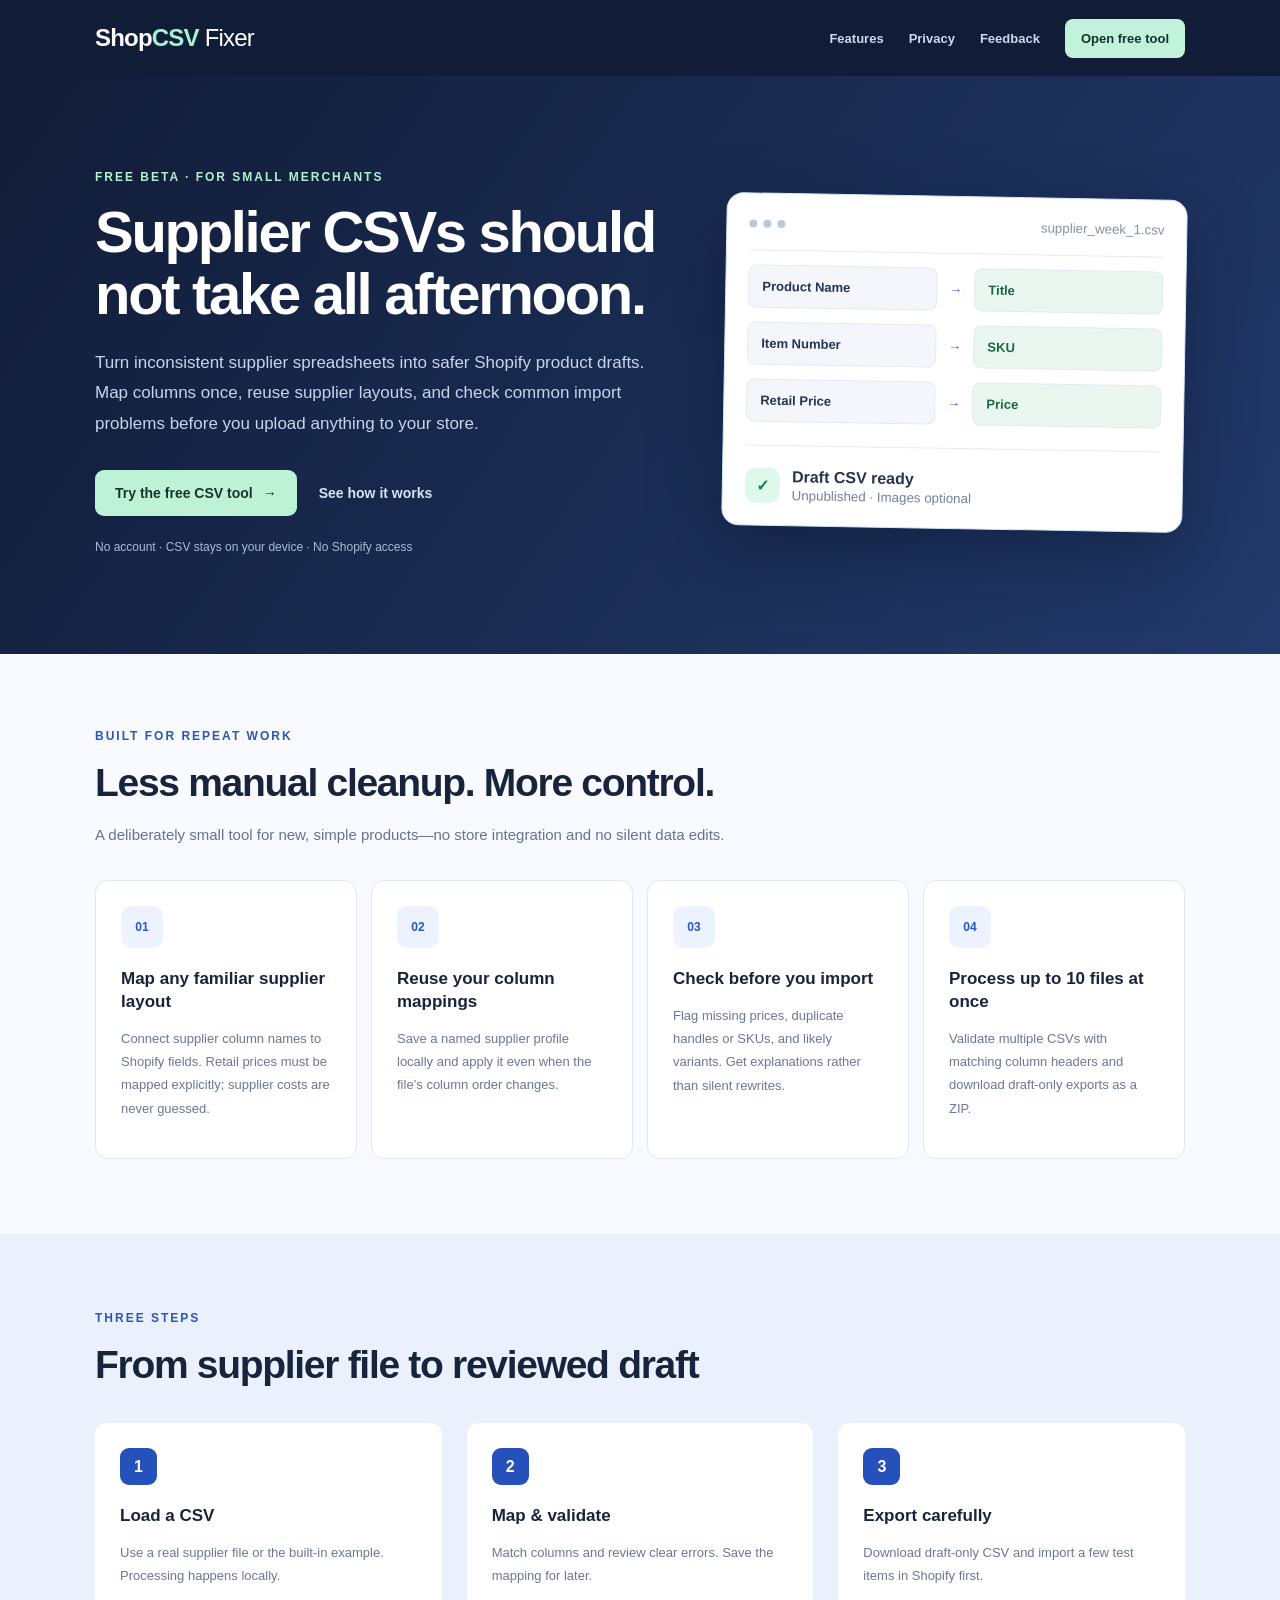
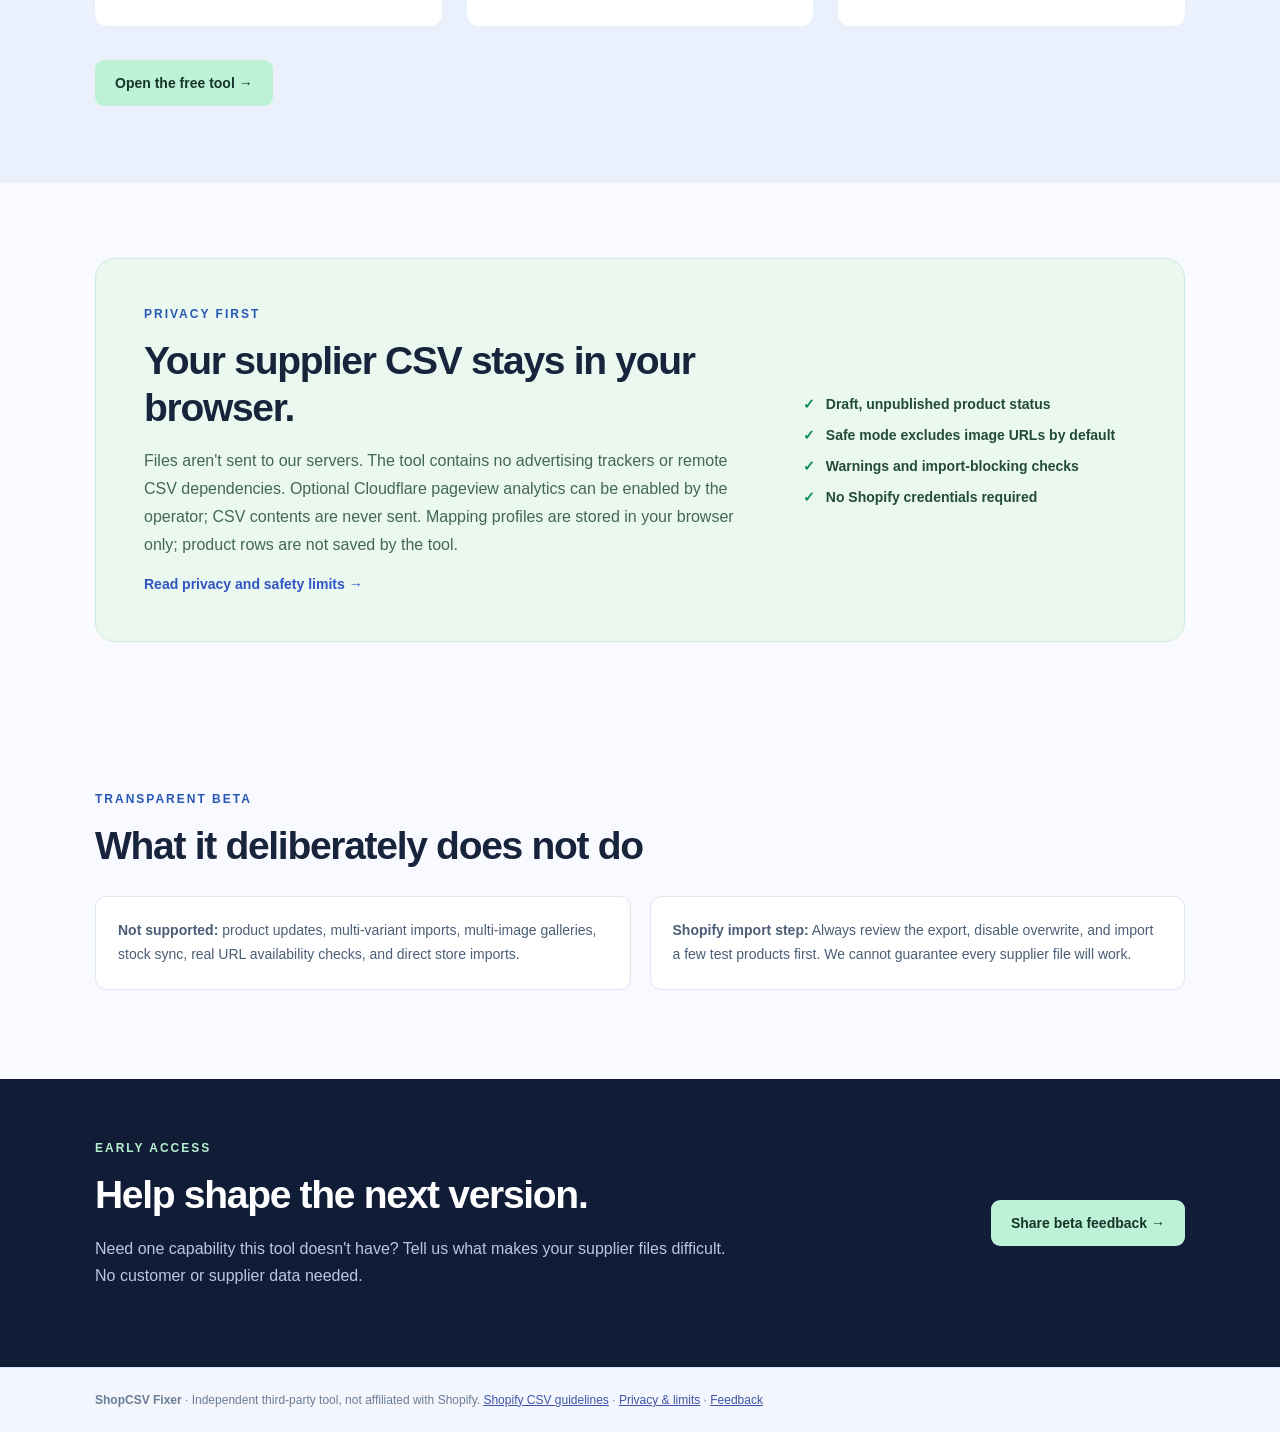
<file: ShopCSV_Fixer_v0_5_Site_Deploy/index.html>
<!doctype html><html lang="en"><head><meta charset="utf-8"><meta name="viewport" content="width=device-width,initial-scale=1"><meta name="color-scheme" content="light"><link rel="stylesheet" href="assets/site.css"><title>ShopCSV Fixer — Safer supplier CSVs for Shopify</title><meta name="description" content="Map supplier columns and create draft-only Shopify product CSV files. Free privacy-first browser tool; no file upload."></head><body><header class="site-header"><div class="navbar"><a class="brand" href="index.html" aria-label="ShopCSV Fixer home">Shop<span>CSV</span> <em>Fixer</em></a><nav aria-label="Main navigation"><a href="index.html#features">Features</a><a href="index.html#safety">Privacy</a><a href="feedback.html">Feedback</a><a class="nav-cta" href="tool.html">Open free tool</a></nav></div></header><main>
<section class="marketing-hero"><div class="wide hero-columns"><div><p class="eyebrow">FREE BETA · FOR SMALL MERCHANTS</p><h1>Supplier CSVs should not take all afternoon.</h1><p class="lead">Turn inconsistent supplier spreadsheets into safer Shopify product drafts. Map columns once, reuse supplier layouts, and check common import problems before you upload anything to your store.</p><div class="hero-actions"><a class="primary-link" href="tool.html">Try the free CSV tool <span aria-hidden="true">→</span></a><a class="text-link" href="#how">See how it works</a></div><div class="micro-trust">No account · CSV stays on your device · No Shopify access</div></div>
<div class="illustration" aria-label="Illustration of supplier column mapping to Shopify fields"><div class="illus-head"><span class="fake-dot"></span><span class="fake-dot"></span><span class="fake-dot"></span><small>supplier_week_1.csv</small></div><div class="fake-row"><span>Product Name</span><b>→</b><strong>Title</strong></div><div class="fake-row"><span>Item Number</span><b>→</b><strong>SKU</strong></div><div class="fake-row"><span>Retail Price</span><b>→</b><strong>Price</strong></div><div class="fake-status"><span>✓</span><div><b>Draft CSV ready</b><small>Unpublished · Images optional</small></div></div></div></div></section>
<section class="wide section-block" id="features"><p class="eyebrow dark">BUILT FOR REPEAT WORK</p><h2>Less manual cleanup. More control.</h2><p class="section-lead">A deliberately small tool for new, simple products—no store integration and no silent data edits.</p><div class="feature-grid"><article class="feature"><div class="feature-icon">01</div><h3>Map any familiar supplier layout</h3><p>Connect supplier column names to Shopify fields. Retail prices must be mapped explicitly; supplier costs are never guessed.</p></article><article class="feature"><div class="feature-icon">02</div><h3>Reuse your column mappings</h3><p>Save a named supplier profile locally and apply it even when the file’s column order changes.</p></article><article class="feature"><div class="feature-icon">03</div><h3>Check before you import</h3><p>Flag missing prices, duplicate handles or SKUs, and likely variants. Get explanations rather than silent rewrites.</p></article><article class="feature"><div class="feature-icon">04</div><h3>Process up to 10 files at once</h3><p>Validate multiple CSVs with matching column headers and download draft-only exports as a ZIP.</p></article></div></section>
<section class="band" id="how"><div class="wide"><p class="eyebrow dark">THREE STEPS</p><h2>From supplier file to reviewed draft</h2><div class="steps"><div><strong>1</strong><h3>Load a CSV</h3><p>Use a real supplier file or the built-in example. Processing happens locally.</p></div><div><strong>2</strong><h3>Map & validate</h3><p>Match columns and review clear errors. Save the mapping for later.</p></div><div><strong>3</strong><h3>Export carefully</h3><p>Download draft-only CSV and import a few test items in Shopify first.</p></div></div><a class="primary-link" href="tool.html">Open the free tool →</a></div></section>
<section class="wide section-block" id="safety"><div class="safety-panel"><div><p class="eyebrow dark">PRIVACY FIRST</p><h2>Your supplier CSV stays in your browser.</h2><p>Files aren't sent to our servers. The tool contains no advertising trackers or remote CSV dependencies. Optional Cloudflare pageview analytics can be enabled by the operator; CSV contents are never sent. Mapping profiles are stored in your browser only; product rows are not saved by the tool.</p><a href="privacy.html" class="text-link">Read privacy and safety limits →</a></div><ul class="tick-list"><li>Draft, unpublished product status</li><li>Safe mode excludes image URLs by default</li><li>Warnings and import-blocking checks</li><li>No Shopify credentials required</li></ul></div></section>
<section class="wide section-block"><p class="eyebrow dark">TRANSPARENT BETA</p><h2>What it deliberately does not do</h2><div class="limitations"><p><b>Not supported:</b> product updates, multi-variant imports, multi-image galleries, stock sync, real URL availability checks, and direct store imports.</p><p><b>Shopify import step:</b> Always review the export, disable overwrite, and import a few test products first. We cannot guarantee every supplier file will work.</p></div></section>
<section class="beta-strip"><div class="wide"><div><p class="eyebrow">EARLY ACCESS</p><h2>Help shape the next version.</h2><p>Need one capability this tool doesn't have? Tell us what makes your supplier files difficult. No customer or supplier data needed.</p></div><a class="light-link" href="feedback.html">Share beta feedback →</a></div></section>
</main><footer class="site-footer"><div class="wide"><strong>ShopCSV Fixer</strong> · Independent third-party tool, not affiliated with Shopify. <a href="https://help.shopify.com/en/manual/products/import-export/using-csv" target="_blank" rel="noopener noreferrer">Shopify CSV guidelines</a> · <a href="privacy.html">Privacy & limits</a> · <a href="feedback.html">Feedback</a></div></footer></body></html>
</file>
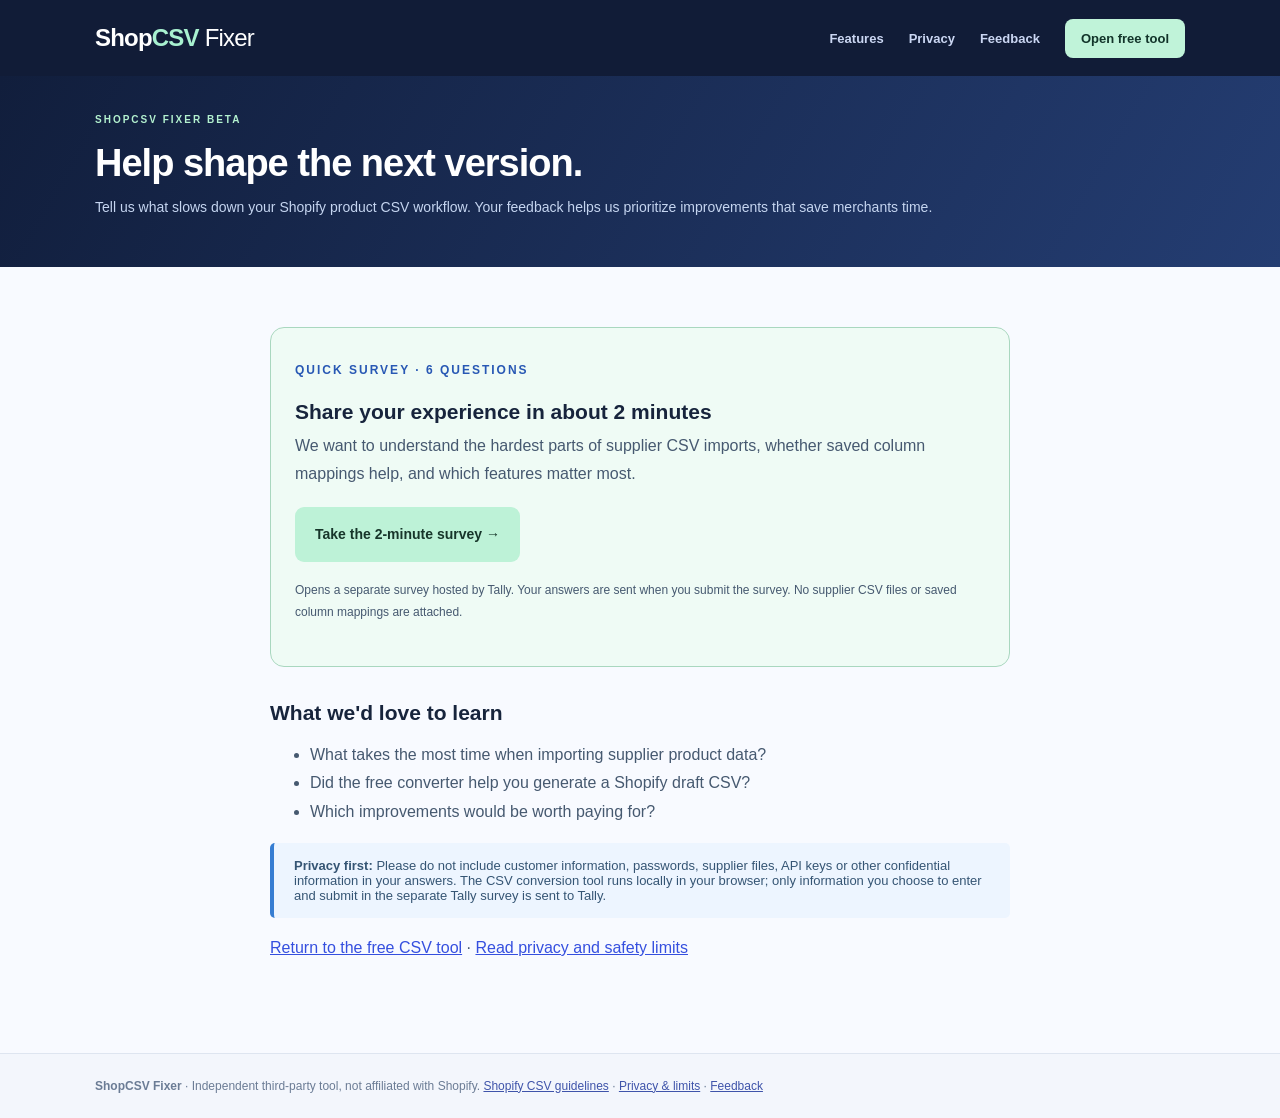
<file: ShopCSV_Fixer_v0_5_Site_Deploy/feedback.html>
<!doctype html>
<html lang="en">
<head>
  <meta charset="utf-8">
  <meta name="viewport" content="width=device-width,initial-scale=1">
  <meta name="color-scheme" content="light">
  <meta name="description" content="Share two minutes of feedback to help improve ShopCSV Fixer for Shopify merchants. No supplier CSV upload required.">
  <link rel="stylesheet" href="assets/site.css">
  <title>Beta Feedback — ShopCSV Fixer</title>
</head>
<body>
<header class="site-header"><div class="navbar"><a aria-label="ShopCSV Fixer home" class="brand" href="index.html">Shop<span>CSV</span> <em>Fixer</em></a><nav aria-label="Main navigation"><a href="index.html#features">Features</a><a href="index.html#safety">Privacy</a><a href="feedback.html">Feedback</a><a class="nav-cta" href="tool.html">Open free tool</a></nav></div></header>
<section class="tool-banner" aria-labelledby="feedback-title">
  <div class="wide">
    <p class="eyebrow">SHOPCSV FIXER BETA</p>
    <h1 id="feedback-title">Help shape the next version.</h1>
    <p>Tell us what slows down your Shopify product CSV workflow. Your feedback helps us prioritize improvements that save merchants time.</p>
  </div>
</section>
<main class="doc-page">
  <section class="hosted-feedback" aria-labelledby="survey-title">
    <p class="eyebrow dark">QUICK SURVEY · 6 QUESTIONS</p>
    <h2 id="survey-title">Share your experience in about 2 minutes</h2>
    <p>We want to understand the hardest parts of supplier CSV imports, whether saved column mappings help, and which features matter most.</p>
    <p><a class="primary-link" href="https://tally.so/r/ArzVry" target="_blank" rel="noopener noreferrer">Take the 2-minute survey →</a></p>
    <p class="small-note">Opens a separate survey hosted by Tally. Your answers are sent when you submit the survey. No supplier CSV files or saved column mappings are attached.</p>
  </section>
  <h2>What we'd love to learn</h2>
  <ul>
    <li>What takes the most time when importing supplier product data?</li>
    <li>Did the free converter help you generate a Shopify draft CSV?</li>
    <li>Which improvements would be worth paying for?</li>
  </ul>
  <div class="beta-flag"><b>Privacy first:</b> Please do not include customer information, passwords, supplier files, API keys or other confidential information in your answers. The CSV conversion tool runs locally in your browser; only information you choose to enter and submit in the separate Tally survey is sent to Tally.</div>
  <p><a href="tool.html">Return to the free CSV tool</a> · <a href="privacy.html">Read privacy and safety limits</a></p>
</main>
<footer class="site-footer"><div class="wide"><strong>ShopCSV Fixer</strong> · Independent third-party tool, not affiliated with Shopify. <a href="https://help.shopify.com/en/manual/products/import-export/using-csv" rel="noopener noreferrer" target="_blank">Shopify CSV guidelines</a> · <a href="privacy.html">Privacy &amp; limits</a> · <a href="feedback.html">Feedback</a></div></footer>
</body>
</html>
</file>
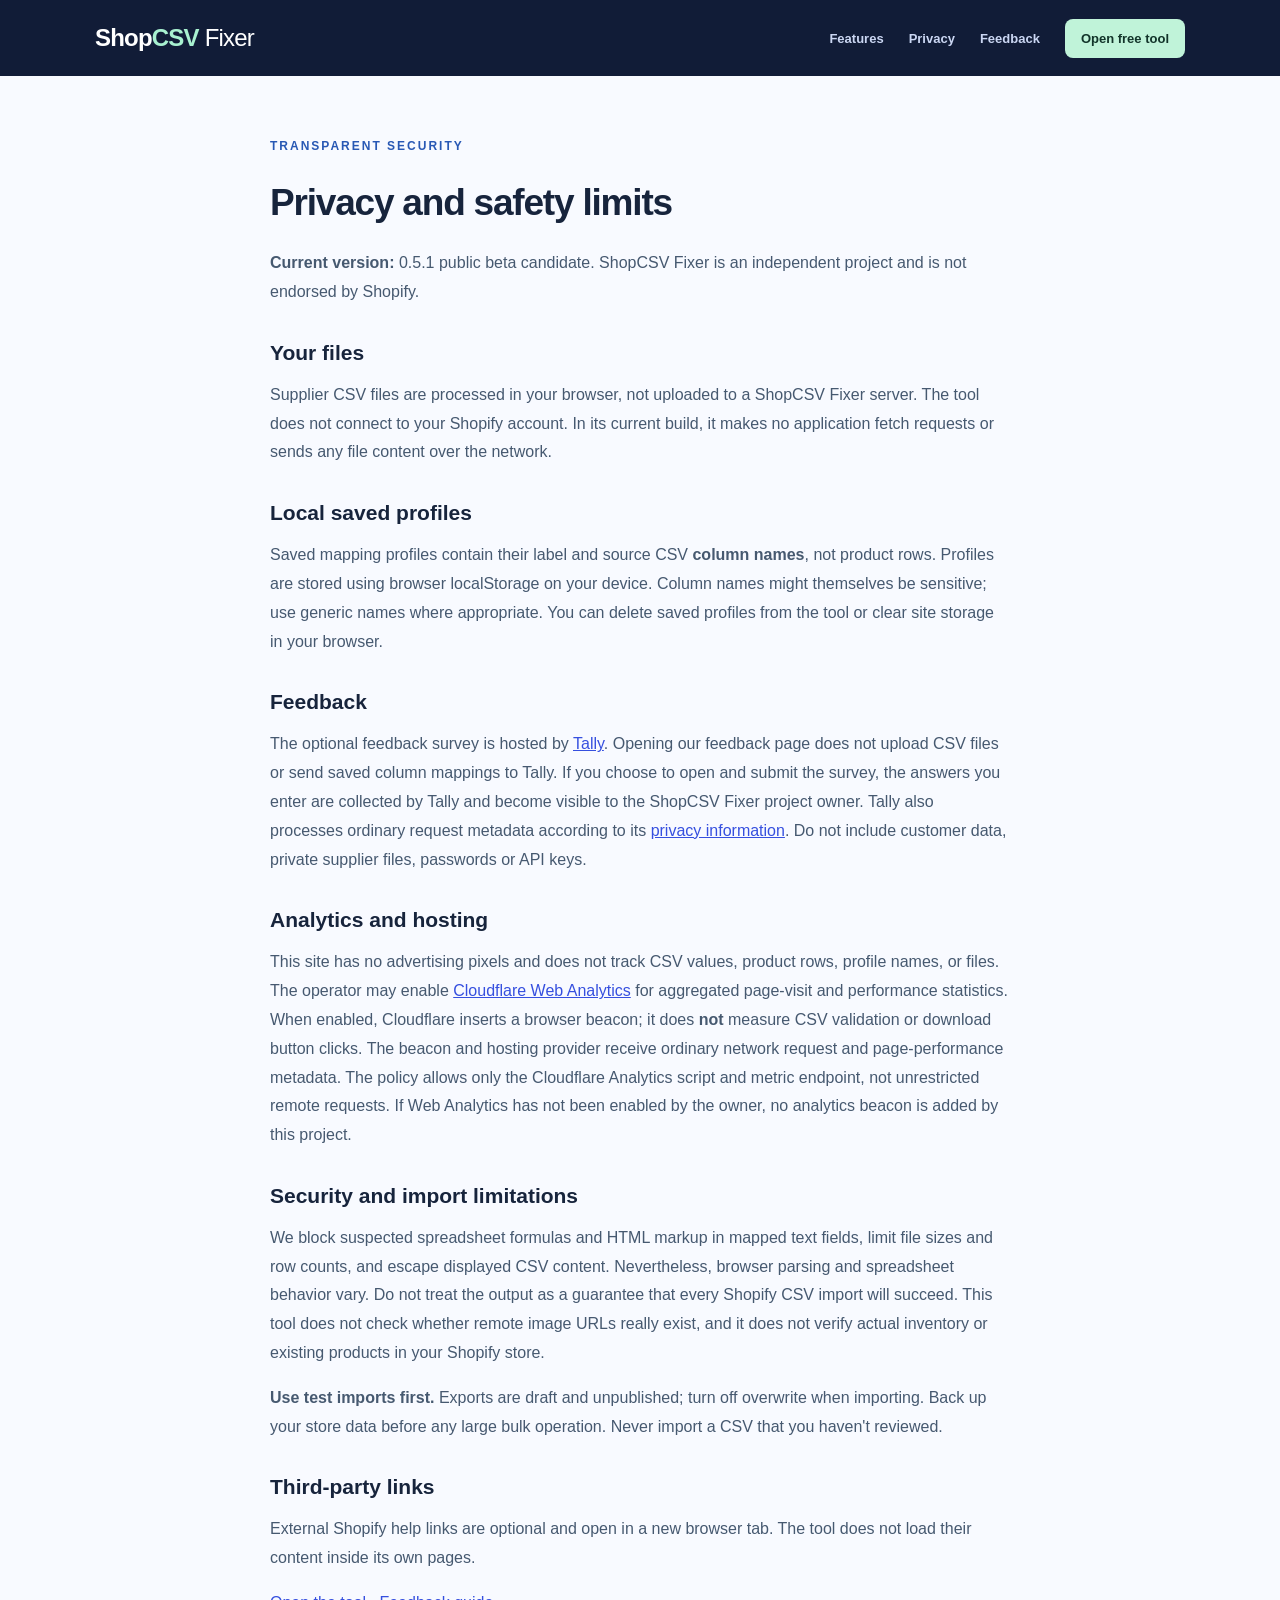
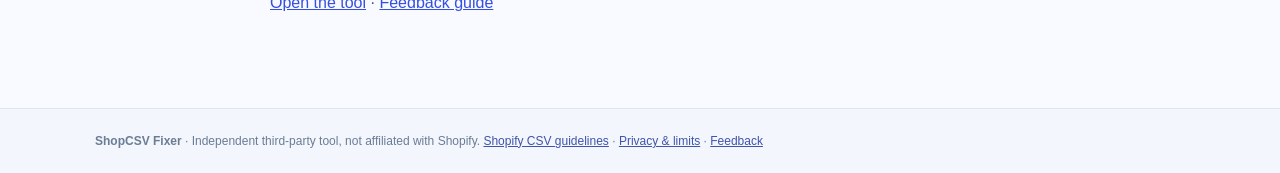
<file: ShopCSV_Fixer_v0_5_Site_Deploy/privacy.html>
<!DOCTYPE html>
<html lang="en"><head><meta charset="utf-8"/><meta content="width=device-width,initial-scale=1" name="viewport"/><meta content="light" name="color-scheme"/><link href="assets/site.css" rel="stylesheet"/><title>Privacy &amp; Security — ShopCSV Fixer</title><meta content="ShopCSV Fixer privacy disclosures and limitations for its static local CSV tool." name="description"/></head><body><header class="site-header"><div class="navbar"><a aria-label="ShopCSV Fixer home" class="brand" href="index.html">Shop<span>CSV</span> <em>Fixer</em></a><nav aria-label="Main navigation"><a href="index.html#features">Features</a><a href="index.html#safety">Privacy</a><a href="feedback.html">Feedback</a><a class="nav-cta" href="tool.html">Open free tool</a></nav></div></header><main class="doc-page"><p class="eyebrow dark">TRANSPARENT SECURITY</p><h1>Privacy and safety limits</h1><p><b>Current version:</b> 0.5.1 public beta candidate. ShopCSV Fixer is an independent project and is not endorsed by Shopify.</p><h2>Your files</h2><p>Supplier CSV files are processed in your browser, not uploaded to a ShopCSV Fixer server. The tool does not connect to your Shopify account. In its current build, it makes no application fetch requests or sends any file content over the network.</p><h2>Local saved profiles</h2><p>Saved mapping profiles contain their label and source CSV <b>column names</b>, not product rows. Profiles are stored using browser localStorage on your device. Column names might themselves be sensitive; use generic names where appropriate. You can delete saved profiles from the tool or clear site storage in your browser.</p><h2>Feedback</h2><p>The optional feedback survey is hosted by <a href="https://tally.so" rel="noopener noreferrer" target="_blank">Tally</a>. Opening our feedback page does not upload CSV files or send saved column mappings to Tally. If you choose to open and submit the survey, the answers you enter are collected by Tally and become visible to the ShopCSV Fixer project owner. Tally also processes ordinary request metadata according to its <a href="https://tally.so/help/privacy-policy" rel="noopener noreferrer" target="_blank">privacy information</a>. Do not include customer data, private supplier files, passwords or API keys.</p><h2>Analytics and hosting</h2><p>This site has no advertising pixels and does not track CSV values, product rows, profile names, or files. The operator may enable <a href="https://developers.cloudflare.com/web-analytics/about/" rel="noopener noreferrer" target="_blank">Cloudflare Web Analytics</a> for aggregated page-visit and performance statistics. When enabled, Cloudflare inserts a browser beacon; it does <b>not</b> measure CSV validation or download button clicks. The beacon and hosting provider receive ordinary network request and page-performance metadata. The policy allows only the Cloudflare Analytics script and metric endpoint, not unrestricted remote requests. If Web Analytics has not been enabled by the owner, no analytics beacon is added by this project.</p><h2>Security and import limitations</h2><p>We block suspected spreadsheet formulas and HTML markup in mapped text fields, limit file sizes and row counts, and escape displayed CSV content. Nevertheless, browser parsing and spreadsheet behavior vary. Do not treat the output as a guarantee that every Shopify CSV import will succeed. This tool does not check whether remote image URLs really exist, and it does not verify actual inventory or existing products in your Shopify store.</p><p><b>Use test imports first.</b> Exports are draft and unpublished; turn off overwrite when importing. Back up your store data before any large bulk operation. Never import a CSV that you haven't reviewed.</p><h2>Third-party links</h2><p>External Shopify help links are optional and open in a new browser tab. The tool does not load their content inside its own pages.</p><p><a href="tool.html">Open the tool</a> · <a href="feedback.html">Feedback guide</a></p></main><footer class="site-footer"><div class="wide"><strong>ShopCSV Fixer</strong> · Independent third-party tool, not affiliated with Shopify. <a href="https://help.shopify.com/en/manual/products/import-export/using-csv" rel="noopener noreferrer" target="_blank">Shopify CSV guidelines</a> · <a href="privacy.html">Privacy &amp; limits</a> · <a href="feedback.html">Feedback</a></div></footer></body></html>
</file>
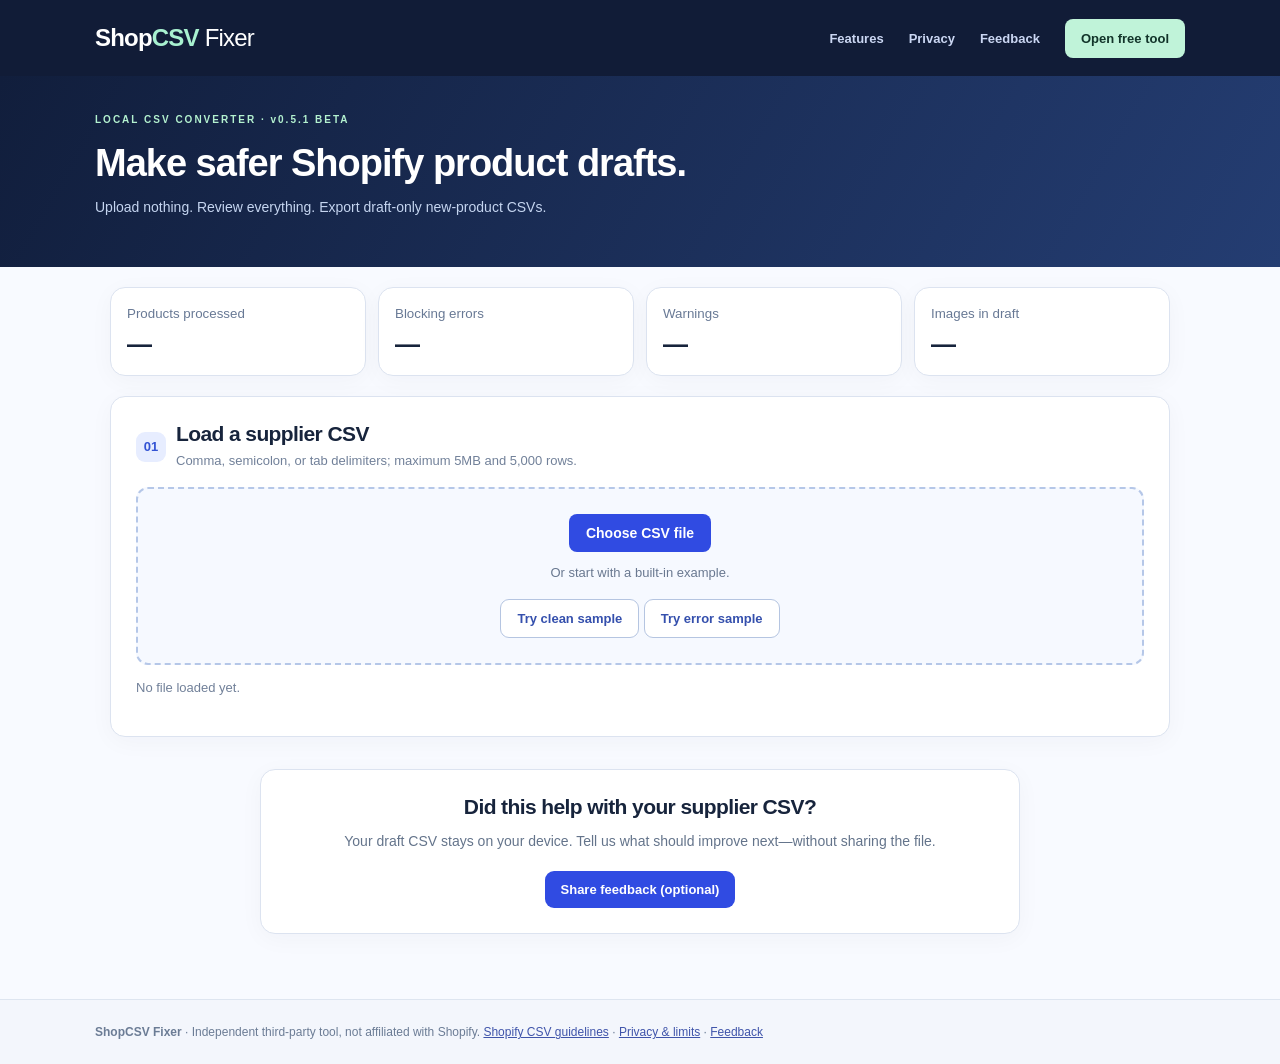
<file: ShopCSV_Fixer_v0_5_Site_Deploy/tool.html>
<!doctype html><html lang="en"><head><meta charset="utf-8"><meta name="viewport" content="width=device-width,initial-scale=1"><meta name="color-scheme" content="light"><link rel="stylesheet" href="assets/site.css"><title>Free Supplier CSV Tool — ShopCSV Fixer</title><meta name="description" content="Validate and convert supplier CSV files to draft-only Shopify product CSV locally."></head><body><header class="site-header"><div class="navbar"><a class="brand" href="index.html" aria-label="ShopCSV Fixer home">Shop<span>CSV</span> <em>Fixer</em></a><nav aria-label="Main navigation"><a href="index.html#features">Features</a><a href="index.html#safety">Privacy</a><a href="feedback.html">Feedback</a><a class="nav-cta" href="tool.html">Open free tool</a></nav></div></header><section class="tool-banner"><div class="wide"><p class="eyebrow">LOCAL CSV CONVERTER · v0.5.1 BETA</p><h1>Make safer Shopify product drafts.</h1><p>Upload nothing. Review everything. Export draft-only new-product CSVs.</p></div></section><div id="notice" class="notice" hidden></div><main class="wrap">
<div class="stats"><div class="stat"><small>Products processed</small><strong id="processed">—</strong></div><div class="stat"><small>Blocking errors</small><strong id="errors">—</strong></div><div class="stat"><small>Warnings</small><strong id="warnings">—</strong></div><div class="stat"><small>Images in draft</small><strong id="images-export">—</strong></div></div>
<section class="card"><div class="section-head"><span class="circle">01</span><div><h2>Load a supplier CSV</h2><div class="hint">Comma, semicolon, or tab delimiters; maximum 5MB and 5,000 rows.</div></div></div><div class="upload-area"><label for="upload">Choose CSV file</label><input id="upload" class="file-input" type="file" accept=".csv,text/csv,text/plain"><p>Or start with a built-in example.</p><button id="demo" class="btn outline">Try clean sample</button> <button id="demo-issues" class="btn outline mt6">Try error sample</button></div><p class="muted" id="input-info">No file loaded yet.</p></section>
<section class="card" id="step-map" hidden><div class="section-head"><span class="circle">02</span><div><h2>Map your supplier columns</h2><div class="hint">Required: Title + retail selling Price. Unit cost will never be guessed as selling price.</div></div></div><div class="map-grid" id="mapping-list"></div><div class="mt20"><b class="font14">Product image handling</b><div class="hint">Shopify downloads linked images during import. Your last test showed a sample image URL failing. Choose how to handle them.</div><div class="radio-options" role="radiogroup" aria-label="Product image handling">
 <label class="radio-option"><input type="radio" name="image-mode" value="omit" checked><span><strong>Skip all image URLs (recommended)</strong><small>Import products without media. The product rows are preserved; image links are omitted from the exported file. Add real images later.</small></span></label>
 <label class="radio-option"><input type="radio" name="image-mode" value="include"><span><strong>Include public HTTPS image URLs</strong><small>Placeholder/private links are blocked. Valid-looking links are still unverified and may fail in Shopify.</small></span></label>
</div></div><div class="profile-editor"><label for="profile-name">Supplier profile name</label><input type="text" id="profile-name" maxlength="60" placeholder="e.g. Acme supplier" autocomplete="off"><label for="profiles">Saved mapping profiles</label><select id="profiles"><option value="">Choose saved profile</option></select></div>
<div class="actions"><button class="btn secondary" id="save-mapping">Save / update profile</button><button class="btn secondary" id="restore-mapping">Apply profile</button><button class="btn outline" id="delete-mapping">Delete selected profile</button><button class="btn" id="validate">Validate & preview</button></div><p class="muted">Saved profiles contain column names only, not product data. Profiles match the same column names even when column order changes.</p></section>
<section class="card" id="step-results" hidden><div class="section-head"><span class="circle">03</span><div><h2>Review issues and export</h2><div class="hint" id="result">Processing…</div></div></div><div class="rule"><b>Safety-first scope:</b> New, simple products only. CSV rows are exported as <b>draft</b> and <b>unpublished</b>. Existing-product updates, variant combinations, stock sync, multi-image galleries, real URL availability, and live store imports are <b>not supported</b>. Always import a few test products first. Never enable overwrite for this generated CSV.</div><div class="status-summary" id="image-summary">Image mode not evaluated yet.</div><div class="photo-tip mt10"><b>Images after import:</b> In Shopify Admin → Products → choose a product → Media, upload photos. In include mode, only publicly accessible direct HTTPS image URLs should be used. This local tool cannot check remote files.</div><p class="muted">Possible variants, duplicate products and extra images cannot always be identified automatically. The tool blocks risky cases instead of deleting, merging or rewriting products for you.</p><div id="issues" class="mt12" aria-live="polite"></div><div class="actions"><button id="download" class="btn" disabled>Download draft CSV</button><button id="download-report" class="btn secondary">Download issue report</button></div><h3 class="preview-head">Preview · first 4 rows</h3><div class="table-scroll" id="preview"></div></section>
<section class="card" id="step-batch" hidden><div class="section-head"><span class="circle">04</span><div><h2>Repeat conversion · same supplier layout</h2><div class="hint">Choose up to 10 CSV files with the same column names as the current file (column order may differ). All files stay on your device.</div></div></div>
<label class="batch-pick" for="batch-files">Choose multiple CSV files</label><input id="batch-files" type="file" multiple accept=".csv,text/csv,text/plain"><p class="muted" id="batch-selected">No batch files selected.</p><div class="actions"><button id="batch-run" class="btn secondary">Validate all files</button><button id="batch-zip" class="btn" disabled>Download validated ZIP</button></div><p class="muted">Batch export is blocked if any file has an error, repeated file name, duplicate handle or SKU across files, or a different header set. CSV outputs are drafts and unpublished. Always import a few test products first.</p><div id="batch-results" aria-live="polite"></div></section>
<section class="card beta-invite" aria-label="Help us improve ShopCSV Fixer"><h2>Did this help with your supplier CSV?</h2><p>Your draft CSV stays on your device. Tell us what should improve next—without sharing the file.</p><a class="btn" href="feedback.html">Share feedback (optional)</a></section>
</main><footer class="site-footer"><div class="wide"><strong>ShopCSV Fixer</strong> · Independent third-party tool, not affiliated with Shopify. <a href="https://help.shopify.com/en/manual/products/import-export/using-csv" target="_blank" rel="noopener noreferrer">Shopify CSV guidelines</a> · <a href="privacy.html">Privacy & limits</a> · <a href="feedback.html">Feedback</a></div></footer><script src="assets/core.js" defer></script><script src="assets/repeat.js" defer></script><script src="assets/app.js" defer></script></body></html>
</file>
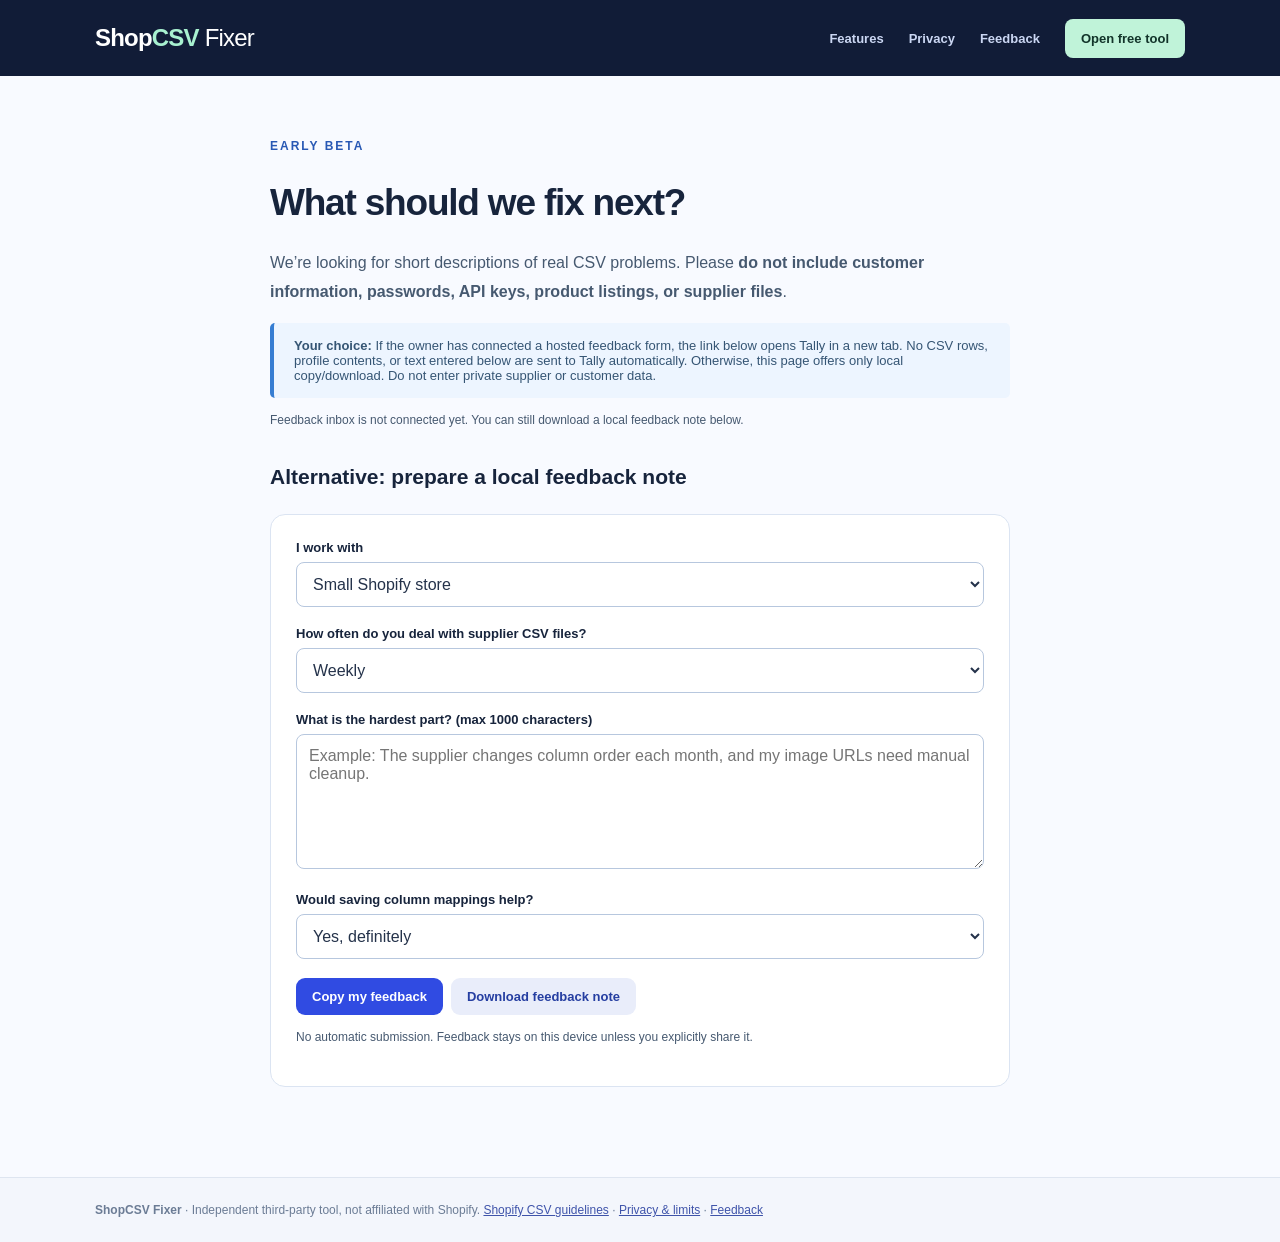
<file: ShopCSV_Fixer_v0_5_Site_Deploy/ShopCSV_Fixer_v0_5_Site_Deploy 2/feedback.html>
<!doctype html><html lang="en"><head><meta charset="utf-8"><meta name="viewport" content="width=device-width,initial-scale=1"><meta name="color-scheme" content="light"><link rel="stylesheet" href="assets/site.css"><title>Feedback — ShopCSV Fixer</title><meta name="description" content="Privacy-first ShopCSV Fixer beta feedback. Optional external form; supplier files stay local."></head><body><header class="site-header"><div class="navbar"><a class="brand" href="index.html" aria-label="ShopCSV Fixer home">Shop<span>CSV</span> <em>Fixer</em></a><nav aria-label="Main navigation"><a href="index.html#features">Features</a><a href="index.html#safety">Privacy</a><a href="feedback.html">Feedback</a><a class="nav-cta" href="tool.html">Open free tool</a></nav></div></header><main class="doc-page"><p class="eyebrow dark">EARLY BETA</p><h1>What should we fix next?</h1><p>We’re looking for short descriptions of real CSV problems. Please <b>do not include customer information, passwords, API keys, product listings, or supplier files</b>.</p><div class="beta-flag"><b>Your choice:</b> If the owner has connected a hosted feedback form, the link below opens Tally in a new tab. No CSV rows, profile contents, or text entered below are sent to Tally automatically. Otherwise, this page offers only local copy/download. Do not enter private supplier or customer data.</div>
<section id="hosted-feedback" class="hosted-feedback" hidden aria-label="Hosted feedback form"><h2>Send beta feedback</h2><p>Open the separate form hosted by <a href="https://tally.so" target="_blank" rel="noopener noreferrer">Tally</a>. Your responses go to Tally <b>only when you submit there</b>; files processed by the CSV tool are never attached.</p><a id="hosted-feedback-link" class="primary-link" href="#" target="_blank" rel="noopener noreferrer">Open secure feedback form →</a></section>
<p id="feedback-connect-status" class="small-note" role="status">Feedback inbox is not connected yet. You can still download a local feedback note below.</p>
<h2>Alternative: prepare a local feedback note</h2><section class="feedback-card" aria-label="Feedback composer"><label for="role">I work with</label><select id="role"><option>Small Shopify store</option><option>Agency / consultant</option><option>Supplier / distributor</option><option>Other</option></select><label for="frequency">How often do you deal with supplier CSV files?</label><select id="frequency"><option>Weekly</option><option>Monthly</option><option>Occasionally</option><option>Not yet</option></select><label for="pain">What is the hardest part? (max 1000 characters)</label><textarea id="pain" maxlength="1000" required placeholder="Example: The supplier changes column order each month, and my image URLs need manual cleanup."></textarea><label for="value">Would saving column mappings help?</label><select id="value"><option>Yes, definitely</option><option>Maybe</option><option>No</option></select><div><button id="feedback-copy" type="button" class="btn">Copy my feedback</button><button id="feedback-download" type="button" class="btn secondary">Download feedback note</button></div><p id="feedback-status" class="small-note" role="status">No automatic submission. Feedback stays on this device unless you explicitly share it.</p></section></main><footer class="site-footer"><div class="wide"><strong>ShopCSV Fixer</strong> · Independent third-party tool, not affiliated with Shopify. <a href="https://help.shopify.com/en/manual/products/import-export/using-csv" target="_blank" rel="noopener noreferrer">Shopify CSV guidelines</a> · <a href="privacy.html">Privacy & limits</a> · <a href="feedback.html">Feedback</a></div></footer><script src="assets/config.js" defer></script><script src="assets/feedback.js" defer></script></body></html>
</file>
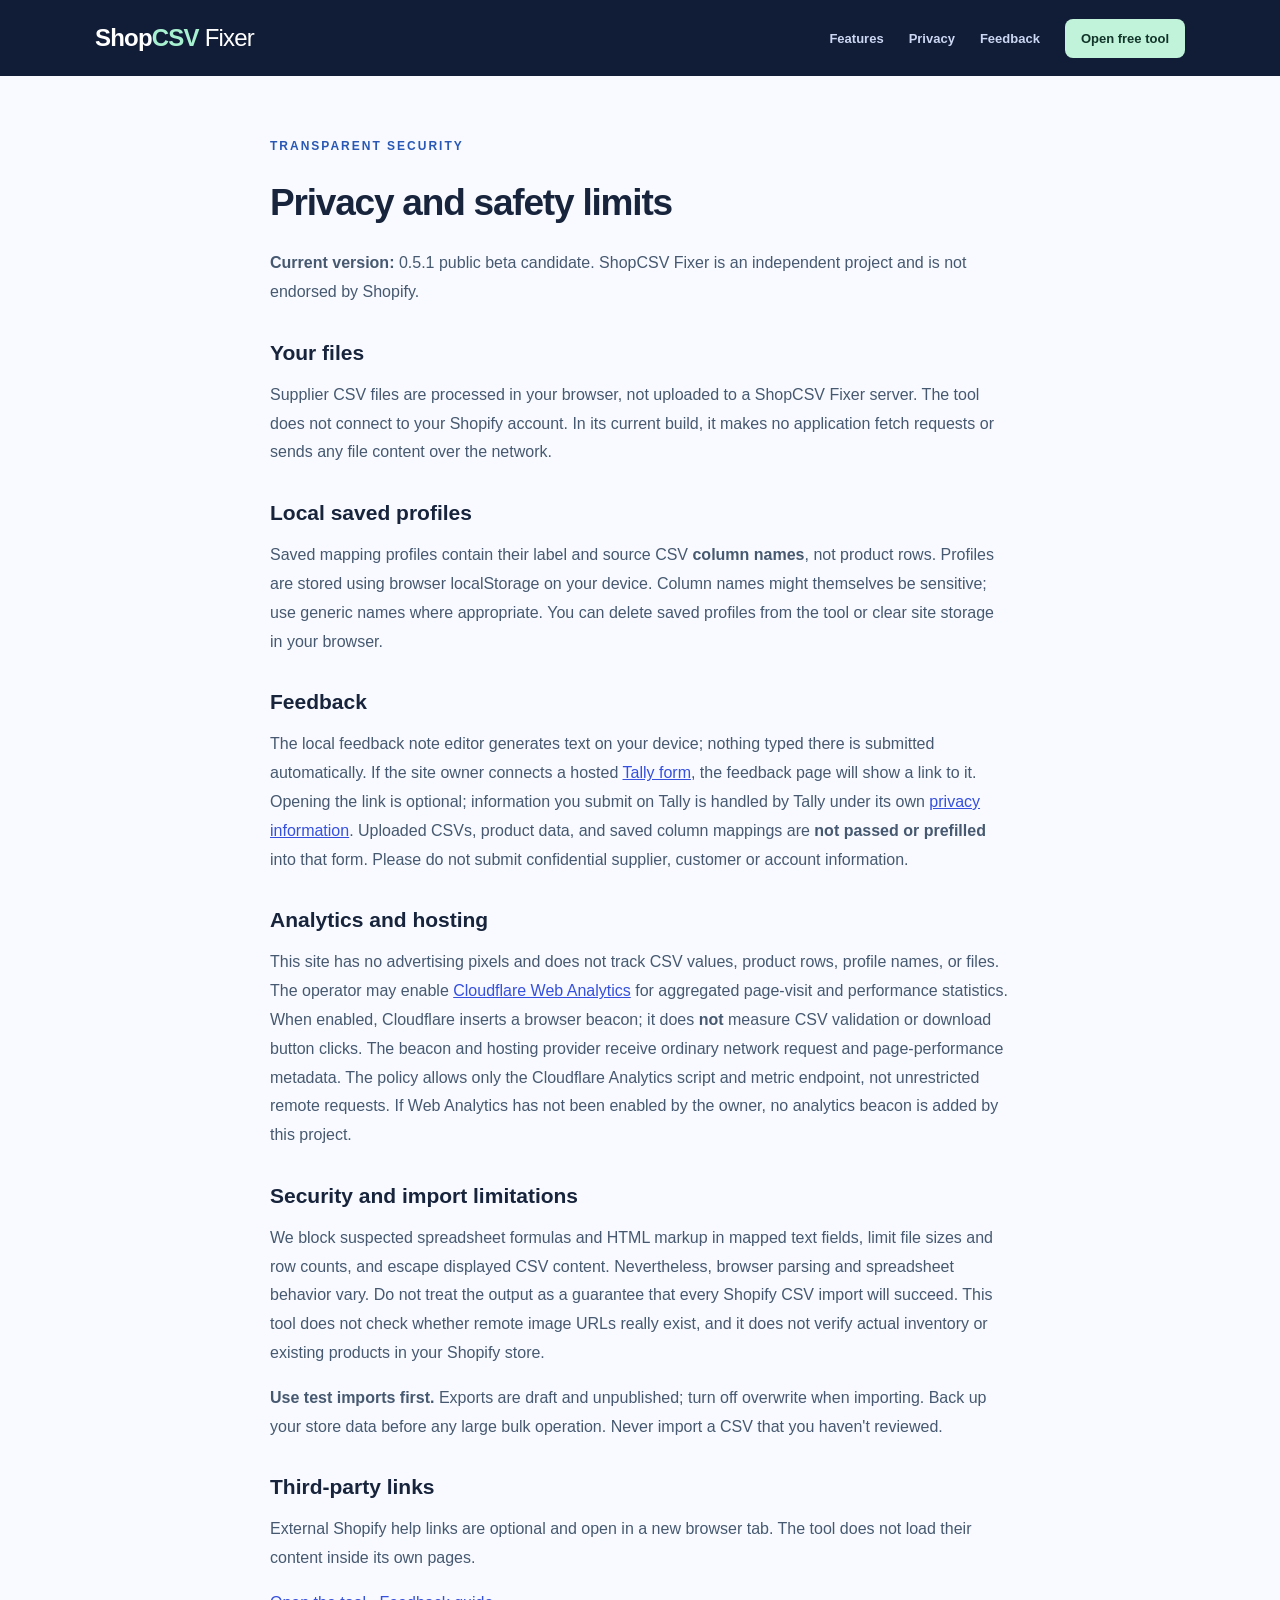
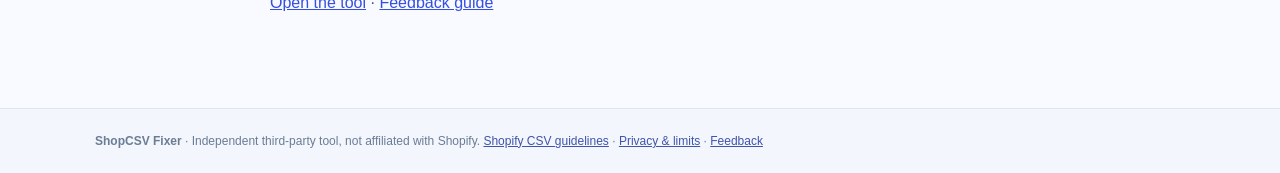
<file: ShopCSV_Fixer_v0_5_Site_Deploy/ShopCSV_Fixer_v0_5_Site_Deploy 2/privacy.html>
<!doctype html><html lang="en"><head><meta charset="utf-8"><meta name="viewport" content="width=device-width,initial-scale=1"><meta name="color-scheme" content="light"><link rel="stylesheet" href="assets/site.css"><title>Privacy & Security — ShopCSV Fixer</title><meta name="description" content="ShopCSV Fixer privacy disclosures and limitations for its static local CSV tool."></head><body><header class="site-header"><div class="navbar"><a class="brand" href="index.html" aria-label="ShopCSV Fixer home">Shop<span>CSV</span> <em>Fixer</em></a><nav aria-label="Main navigation"><a href="index.html#features">Features</a><a href="index.html#safety">Privacy</a><a href="feedback.html">Feedback</a><a class="nav-cta" href="tool.html">Open free tool</a></nav></div></header><main class="doc-page"><p class="eyebrow dark">TRANSPARENT SECURITY</p><h1>Privacy and safety limits</h1><p><b>Current version:</b> 0.5.1 public beta candidate. ShopCSV Fixer is an independent project and is not endorsed by Shopify.</p><h2>Your files</h2><p>Supplier CSV files are processed in your browser, not uploaded to a ShopCSV Fixer server. The tool does not connect to your Shopify account. In its current build, it makes no application fetch requests or sends any file content over the network.</p><h2>Local saved profiles</h2><p>Saved mapping profiles contain their label and source CSV <b>column names</b>, not product rows. Profiles are stored using browser localStorage on your device. Column names might themselves be sensitive; use generic names where appropriate. You can delete saved profiles from the tool or clear site storage in your browser.</p><h2>Feedback</h2><p>The local feedback note editor generates text on your device; nothing typed there is submitted automatically. If the site owner connects a hosted <a href="https://tally.so" target="_blank" rel="noopener noreferrer">Tally form</a>, the feedback page will show a link to it. Opening the link is optional; information you submit on Tally is handled by Tally under its own <a href="https://tally.so/help/privacy-policy" target="_blank" rel="noopener noreferrer">privacy information</a>. Uploaded CSVs, product data, and saved column mappings are <b>not passed or prefilled</b> into that form. Please do not submit confidential supplier, customer or account information.</p><h2>Analytics and hosting</h2><p>This site has no advertising pixels and does not track CSV values, product rows, profile names, or files. The operator may enable <a href="https://developers.cloudflare.com/web-analytics/about/" target="_blank" rel="noopener noreferrer">Cloudflare Web Analytics</a> for aggregated page-visit and performance statistics. When enabled, Cloudflare inserts a browser beacon; it does <b>not</b> measure CSV validation or download button clicks. The beacon and hosting provider receive ordinary network request and page-performance metadata. The policy allows only the Cloudflare Analytics script and metric endpoint, not unrestricted remote requests. If Web Analytics has not been enabled by the owner, no analytics beacon is added by this project.</p><h2>Security and import limitations</h2><p>We block suspected spreadsheet formulas and HTML markup in mapped text fields, limit file sizes and row counts, and escape displayed CSV content. Nevertheless, browser parsing and spreadsheet behavior vary. Do not treat the output as a guarantee that every Shopify CSV import will succeed. This tool does not check whether remote image URLs really exist, and it does not verify actual inventory or existing products in your Shopify store.</p><p><b>Use test imports first.</b> Exports are draft and unpublished; turn off overwrite when importing. Back up your store data before any large bulk operation. Never import a CSV that you haven't reviewed.</p><h2>Third-party links</h2><p>External Shopify help links are optional and open in a new browser tab. The tool does not load their content inside its own pages.</p><p><a href="tool.html">Open the tool</a> · <a href="feedback.html">Feedback guide</a></p></main><footer class="site-footer"><div class="wide"><strong>ShopCSV Fixer</strong> · Independent third-party tool, not affiliated with Shopify. <a href="https://help.shopify.com/en/manual/products/import-export/using-csv" target="_blank" rel="noopener noreferrer">Shopify CSV guidelines</a> · <a href="privacy.html">Privacy & limits</a> · <a href="feedback.html">Feedback</a></div></footer></body></html>
</file>
<file: ShopCSV_Fixer_v0_5_Site_Deploy/assets/site.css>
:root{color-scheme:light;font-family:Inter,-apple-system,BlinkMacSystemFont,'Segoe UI',Arial,sans-serif;color:#17243c;background:#f5f7fc}*{box-sizing:border-box}body{margin:0}a{color:#354fdf}button,input,select{font:inherit}header{background:#121f3b;color:#fff;padding:22px 20px}header .row,.wrap{max-width:1100px;margin:auto}.row{display:flex;align-items:center;justify-content:space-between;gap:12px}header b{font-size:22px;letter-spacing:-.6px}header .tiny{font-size:12px;color:#b5c6e9}.mark{background:#b9f6db;color:#104a35;border-radius:10px;padding:6px 9px;font-size:11px;font-weight:800}.hero{background:linear-gradient(135deg,#142449,#25396b);color:white;padding:48px 20px 52px}.hero h1{font-size:clamp(29px,4.7vw,46px);letter-spacing:-1.5px;margin:8px 0 12px;line-height:1.09}.hero p{color:#c5d4f2;max-width:680px;line-height:1.65}.hero small{color:#a7d9bc}.wrap{padding:26px 20px 65px}.stats{display:grid;grid-template-columns:repeat(4,1fr);gap:12px}.stat,.card{border:1px solid #dce3f0;border-radius:15px;background:white;box-shadow:0 5px 24px rgba(19,30,64,.035)}.stat{padding:16px}.stat strong{font-size:25px;display:block;margin-top:8px}.stat small{color:#687995}.card{padding:25px;margin:20px 0}.card h2{margin:0 0 5px;font-size:21px;letter-spacing:-.6px}.card .hint,.muted{color:#718099;font-size:13px;line-height:1.55}.section-head{display:flex;align-items:center;gap:10px;margin-bottom:16px}.circle{display:grid;place-items:center;background:#e7edff;color:#3353d4;width:30px;height:30px;border-radius:9px;font-size:13px;font-weight:800}.upload-area{border:2px dashed #b5c7e8;background:#f6f9ff;border-radius:12px;padding:25px;text-align:center}.upload-area label{cursor:pointer;background:#304be2;border-radius:8px;padding:11px 17px;color:#fff;display:inline-block;font-size:14px;font-weight:700}.upload-area p{font-size:13px;color:#697890}.file-input{display:none}.btn{border:0;cursor:pointer;background:#304be2;color:white;padding:11px 16px;border-radius:9px;font-weight:700;font-size:13px}.btn:hover{filter:brightness(.94)}.btn.secondary{background:#e9edfa;color:#253ea1}.btn.outline{background:#fff;border:1px solid #b5c5e1;color:#3550ad}.btn:disabled{background:#d4dbe7;color:#71809b;cursor:not-allowed}.actions{display:flex;flex-wrap:wrap;gap:9px;margin-top:17px}.map-grid{display:grid;grid-template-columns:1fr 1fr;gap:10px}.map-row{display:grid;gap:6px;background:#f8faff;border:1px solid #e6ebf6;border-radius:10px;padding:11px;font-size:12px;font-weight:700;color:#304464}.map-row select{min-width:0;padding:10px 8px;border-radius:8px;background:white;border:1px solid #ccd6e9;color:#182d53;font-weight:500}.notice{max-width:1100px;margin:14px auto 0;border-radius:9px;padding:11px 14px;color:#146047;background:#e3f9ed;font-size:13px}.notice.danger{color:#982d36;background:#ffeced}.rule{padding:12px 14px;background:#fff9e7;border:1px solid #f5d686;border-radius:9px;font-size:13px;line-height:1.6;color:#715725}.issue{display:flex;gap:12px;align-items:flex-start;border-bottom:1px solid #e9edf5;padding:12px 2px;font-size:13px}.issue small{display:block;margin-top:4px;color:#70809a;line-height:1.45}.issue.ok{color:#19895d}.issue-fix{display:block;margin-top:7px;border-left:3px solid #d3dbeb;padding:6px 9px;background:#f6f8fd;color:#354b66;font-size:12px;line-height:1.5}.issue-fix b{color:#1d345a}.tag{font-size:10px;padding:4px 7px;border-radius:5px;font-weight:900}.tag.error{color:#ae2339;background:#ffe1e4}.tag.warning{color:#a26700;background:#fff2ce}.table-scroll{overflow:auto;border:1px solid #dce4f0;border-radius:11px;margin-top:15px}table{border-collapse:collapse;width:max-content;min-width:100%;font-size:12px}th{background:#eff4fc;color:#354b70}td,th{text-align:left;padding:11px 13px;border-bottom:1px solid #e8edf5;max-width:220px;overflow:hidden;text-overflow:ellipsis;white-space:nowrap}.radio-options{display:grid;grid-template-columns:1fr 1fr;gap:10px;margin-top:10px}.radio-option{display:flex;gap:12px;align-items:flex-start;cursor:pointer;border:1px solid #d5dded;border-radius:12px;padding:14px;background:#f7f9ff;line-height:1.4}.radio-option:has(input:checked){border-color:#455ce5;background:#eff2ff}.radio-option input{margin-top:3px;accent-color:#304be2}.radio-option strong{display:block;font-size:13px}.radio-option small{font-size:12px;color:#697890}.status-summary{margin-top:12px;background:#eef5ff;border-radius:9px;color:#294271;padding:11px 14px;font-size:13px}.profile-editor{display:flex;flex-wrap:wrap;align-items:center;gap:10px;margin-top:15px}.profile-editor label{font-size:12px;font-weight:700;color:#304464}.profile-editor input,.profile-editor select{border:1px solid #ccd6e9;border-radius:8px;padding:10px;max-width:280px}.batch-pick{display:inline-block;padding:10px 12px;border:1px solid #c8d4e8;border-radius:8px;color:#344aa5;cursor:pointer;font-weight:700;font-size:13px}.batch-row{border-bottom:1px solid #e5eaf4;padding:10px 4px;font-size:13px}.batch-row b{display:inline-block;min-width:190px}.photo-tip{background:#f0f9f2;padding:13px;border-radius:9px;color:#2a6345;font-size:12px;line-height:1.5}@media(max-width:700px){.radio-options{grid-template-columns:1fr}}footer{padding:25px 20px;border-top:1px solid #dae2f0;text-align:center;color:#7c89a0;font-size:12px}footer a{color:#465bbe}@media(max-width:700px){.map-grid{grid-template-columns:1fr}.stats{grid-template-columns:repeat(2,minmax(0,1fr))}.stat{padding:11px}.stat strong{font-size:19px}.card{padding:17px}.hero{padding:32px 20px}.hero h1{font-size:30px}} 

/* v0.5 public beta site */
body{background:#f8faff}.wide,.navbar{max-width:1136px;padding-left:23px;padding-right:23px;margin:0 auto}.site-header{padding:0;background:#111c37;position:sticky;top:0;z-index:10}.navbar{height:76px;display:flex;align-items:center;justify-content:space-between;gap:15px}.brand{text-decoration:none;color:#fff;font-size:24px;font-weight:800;letter-spacing:-.8px;white-space:nowrap}.brand span{color:#a8f1d0}.brand em{font-weight:400;font-style:normal}.site-header nav{display:flex;gap:25px;align-items:center}.site-header nav a{font-size:13px;color:#cbd7f3;text-decoration:none;font-weight:650}.site-header nav a:hover{color:#fff}.site-header nav .nav-cta{background:#c0f3d9;border-radius:8px;padding:12px 16px;color:#12342a}.marketing-hero{background:linear-gradient(125deg,#111c37,#223a6b);color:#fff}.hero-columns{padding-top:94px;padding-bottom:100px;display:grid;grid-template-columns:minmax(0,1.1fr) minmax(320px,.9fr);gap:65px;align-items:center}.eyebrow{font-size:12px;letter-spacing:2px;font-weight:800;color:#b3f1cf;margin:0 0 17px}.eyebrow.dark{color:#2858b4}.marketing-hero h1{font-size:clamp(36px,4.6vw,58px);line-height:1.075;letter-spacing:-2.3px;margin:0 0 22px;max-width:670px}.lead{line-height:1.8;font-size:17px;color:#c8d4ec;max-width:630px}.hero-actions{display:flex;gap:22px;align-items:center;flex-wrap:wrap;margin:31px 0 24px}.primary-link,.light-link{display:inline-flex;align-items:center;gap:10px;border-radius:9px;padding:15px 20px;background:#bdf2d7;color:#17352a;text-decoration:none;font-size:14px;font-weight:800}.primary-link:hover,.light-link:hover{filter:brightness(.94)}.text-link{color:#3154c4;text-decoration:none;font-weight:750;font-size:14px}.marketing-hero .text-link{color:#d7e5fa}.micro-trust{font-size:12px;color:#aabbd8}.illustration{background:white;color:#253550;border-radius:17px;border:1px solid #d5e5fe;box-shadow:0 23px 70px #08132c75;padding:22px;transform:rotate(1deg)}.illus-head{display:flex;gap:6px;align-items:center;padding-bottom:19px;border-bottom:1px solid #e5eaf3}.fake-dot{width:8px;height:8px;background:#b9c8de;border-radius:50%}.illus-head small{margin-left:auto;color:#8491a6}.fake-row{display:grid;grid-template-columns:1fr auto 1fr;align-items:center;gap:12px;margin:14px 0;font-size:13px}.fake-row span,.fake-row strong{padding:13px;background:#f4f6fb;border:1px solid #e3e9f2;border-radius:8px;font-weight:650}.fake-row strong{background:#eaf7f0;color:#196843}.fake-row b{color:#3a5dd8}.fake-status{display:flex;align-items:center;gap:12px;border-top:1px solid #e5eaf3;margin-top:23px;padding-top:22px}.fake-status>span{width:35px;height:35px;border-radius:10px;background:#def8e9;color:#16824c;display:grid;place-items:center;font-weight:900}.fake-status b,.fake-status small{display:block}.fake-status small{color:#728197;margin-top:2px}.section-block{padding-top:75px;padding-bottom:75px}.section-block h2,.band h2,.beta-strip h2{font-size:clamp(29px,3.2vw,39px);letter-spacing:-1.3px;line-height:1.2;margin:0 0 12px}.section-lead{font-size:15px;color:#63748e;max-width:680px;line-height:1.7}.feature-grid{display:grid;grid-template-columns:repeat(4,minmax(0,1fr));gap:14px;margin-top:32px}.feature{background:white;border:1px solid #e1e7f1;padding:25px;border-radius:13px;min-height:235px}.feature-icon{font-size:12px;font-weight:900;color:#2757bf;background:#edf2ff;display:grid;place-items:center;width:42px;height:42px;border-radius:10px}.feature h3,.steps h3{font-size:17px;line-height:1.35;margin:20px 0 10px}.feature p,.steps p{font-size:13px;line-height:1.8;color:#697893}.band{background:#eaf1fc;padding:77px 0}.steps{display:grid;grid-template-columns:repeat(3,1fr);gap:25px;margin:34px 0}.steps>div{background:white;padding:25px;border-radius:12px}.steps strong{display:grid;place-items:center;width:37px;height:37px;background:#2650ba;color:white;border-radius:9px}.safety-panel{display:grid;grid-template-columns:1.3fr .7fr;gap:40px;align-items:center;background:#eaf8f0;border:1px solid #ccebdd;border-radius:20px;padding:48px}.safety-panel p:not(.eyebrow){line-height:1.75;color:#436657}.tick-list{list-style:none;margin:0;padding:0}.tick-list li{margin:15px 0;font-size:14px;color:#234b39;font-weight:650}.tick-list li:before{content:'✓';margin-right:11px;color:#0c8b5c}.limitations{display:grid;grid-template-columns:1fr 1fr;gap:19px}.limitations p{background:white;border:1px solid #e0e6f0;padding:22px;border-radius:11px;line-height:1.7;color:#4b5e77;font-size:14px}.beta-strip{background:#111c37;color:white;padding:62px 0}.beta-strip .wide{display:flex;align-items:center;justify-content:space-between;gap:30px}.beta-strip p:not(.eyebrow){color:#b9c8df;line-height:1.7;max-width:650px}.site-footer{background:#f3f6fc;border-top:1px solid #dee5f0;text-align:left;padding:25px 0;font-size:12px;color:#6b7c95}.site-footer a{color:#3f54aa}.tool-banner{background:linear-gradient(120deg,#111e3c,#243d72);color:white;padding:38px 0}.tool-banner h1{font-size:clamp(28px,3vw,38px);margin:0 0 9px;letter-spacing:-1px}.tool-banner p:not(.eyebrow){color:#c5d5f0;font-size:14px}.tool-banner .eyebrow{font-size:10px}.site-header~.tool-banner+.notice{margin-top:10px}.mt6{margin-top:6px!important}.mt10{margin-top:10px!important}.mt12{margin-top:12px!important}.mt20{margin-top:20px!important}.font14{font-size:14px!important}.preview-head{font-size:15px;margin-top:25px}.doc-page{max-width:790px;margin:60px auto 90px;padding:0 25px}.doc-page h1{font-size:37px;letter-spacing:-1.2px}.doc-page h2{font-size:21px;margin:34px 0 8px}.doc-page p,.doc-page li{line-height:1.8;color:#465970}.feedback-card{padding:25px;background:white;border-radius:15px;border:1px solid #dbe4f2;margin-top:25px}.feedback-card label{font-size:13px;font-weight:750;display:block;margin-bottom:7px}.feedback-card select,.feedback-card textarea{width:100%;border:1px solid #b7c7de;border-radius:8px;padding:12px;font:inherit;background:white;color:#24324a;margin-bottom:19px}.feedback-card textarea{min-height:135px;resize:vertical}.small-note{font-size:12px;color:#718198}.feedback-card button{margin-right:8px}.beta-flag{border-left:4px solid #367dd2;background:#edf5ff;padding:15px 20px;border-radius:5px;font-size:13px;color:#355574}.tool-banner+.notice{max-width:1100px}.tool-banner~.wrap{padding-top:20px}.site-header nav a:focus-visible,.primary-link:focus-visible,button:focus-visible,select:focus-visible,textarea:focus-visible,input:focus-visible{outline:3px solid #4c92d9;outline-offset:3px}
@media(max-width:850px){.hero-columns{grid-template-columns:1fr;gap:35px;padding-top:65px;padding-bottom:65px}.illustration{max-width:560px}.feature-grid{grid-template-columns:repeat(2,1fr)}.safety-panel{grid-template-columns:1fr}.site-header nav{gap:13px}}
@media(max-width:590px){.navbar{height:65px}.site-header nav a:not(.nav-cta){display:none}.feature-grid{grid-template-columns:1fr}.steps,.limitations{grid-template-columns:1fr}.beta-strip .wide{display:block}.hero-actions{gap:15px}.marketing-hero h1{letter-spacing:-1.3px}.illustration{padding:12px}.fake-row{gap:6px;font-size:11px}.fake-row span,.fake-row strong{padding:9px}.safety-panel{padding:25px}.section-block{padding-top:55px;padding-bottom:55px}}

/* v0.5.1 feedback integration, no remote embeds */
.hosted-feedback{border:1px solid #a9d7bf;background:#effbf5;border-radius:14px;padding:24px;margin:22px 0}
.hosted-feedback h2{margin:0 0 8px}.hosted-feedback p{margin:8px 0 18px}.hosted-feedback a:not(.primary-link){color:#226b50}
.beta-invite{text-align:center;max-width:760px;margin:32px auto 0}.beta-invite p{color:#64748b;font-size:14px;margin-bottom:22px}.beta-invite .btn{display:inline-block;text-decoration:none}
</file>
<file: ShopCSV_Fixer_v0_5_Site_Deploy/ShopCSV_Fixer_v0_5_Site_Deploy 2/assets/site.css>
:root{color-scheme:light;font-family:Inter,-apple-system,BlinkMacSystemFont,'Segoe UI',Arial,sans-serif;color:#17243c;background:#f5f7fc}*{box-sizing:border-box}body{margin:0}a{color:#354fdf}button,input,select{font:inherit}header{background:#121f3b;color:#fff;padding:22px 20px}header .row,.wrap{max-width:1100px;margin:auto}.row{display:flex;align-items:center;justify-content:space-between;gap:12px}header b{font-size:22px;letter-spacing:-.6px}header .tiny{font-size:12px;color:#b5c6e9}.mark{background:#b9f6db;color:#104a35;border-radius:10px;padding:6px 9px;font-size:11px;font-weight:800}.hero{background:linear-gradient(135deg,#142449,#25396b);color:white;padding:48px 20px 52px}.hero h1{font-size:clamp(29px,4.7vw,46px);letter-spacing:-1.5px;margin:8px 0 12px;line-height:1.09}.hero p{color:#c5d4f2;max-width:680px;line-height:1.65}.hero small{color:#a7d9bc}.wrap{padding:26px 20px 65px}.stats{display:grid;grid-template-columns:repeat(4,1fr);gap:12px}.stat,.card{border:1px solid #dce3f0;border-radius:15px;background:white;box-shadow:0 5px 24px rgba(19,30,64,.035)}.stat{padding:16px}.stat strong{font-size:25px;display:block;margin-top:8px}.stat small{color:#687995}.card{padding:25px;margin:20px 0}.card h2{margin:0 0 5px;font-size:21px;letter-spacing:-.6px}.card .hint,.muted{color:#718099;font-size:13px;line-height:1.55}.section-head{display:flex;align-items:center;gap:10px;margin-bottom:16px}.circle{display:grid;place-items:center;background:#e7edff;color:#3353d4;width:30px;height:30px;border-radius:9px;font-size:13px;font-weight:800}.upload-area{border:2px dashed #b5c7e8;background:#f6f9ff;border-radius:12px;padding:25px;text-align:center}.upload-area label{cursor:pointer;background:#304be2;border-radius:8px;padding:11px 17px;color:#fff;display:inline-block;font-size:14px;font-weight:700}.upload-area p{font-size:13px;color:#697890}.file-input{display:none}.btn{border:0;cursor:pointer;background:#304be2;color:white;padding:11px 16px;border-radius:9px;font-weight:700;font-size:13px}.btn:hover{filter:brightness(.94)}.btn.secondary{background:#e9edfa;color:#253ea1}.btn.outline{background:#fff;border:1px solid #b5c5e1;color:#3550ad}.btn:disabled{background:#d4dbe7;color:#71809b;cursor:not-allowed}.actions{display:flex;flex-wrap:wrap;gap:9px;margin-top:17px}.map-grid{display:grid;grid-template-columns:1fr 1fr;gap:10px}.map-row{display:grid;gap:6px;background:#f8faff;border:1px solid #e6ebf6;border-radius:10px;padding:11px;font-size:12px;font-weight:700;color:#304464}.map-row select{min-width:0;padding:10px 8px;border-radius:8px;background:white;border:1px solid #ccd6e9;color:#182d53;font-weight:500}.notice{max-width:1100px;margin:14px auto 0;border-radius:9px;padding:11px 14px;color:#146047;background:#e3f9ed;font-size:13px}.notice.danger{color:#982d36;background:#ffeced}.rule{padding:12px 14px;background:#fff9e7;border:1px solid #f5d686;border-radius:9px;font-size:13px;line-height:1.6;color:#715725}.issue{display:flex;gap:12px;align-items:flex-start;border-bottom:1px solid #e9edf5;padding:12px 2px;font-size:13px}.issue small{display:block;margin-top:4px;color:#70809a;line-height:1.45}.issue.ok{color:#19895d}.issue-fix{display:block;margin-top:7px;border-left:3px solid #d3dbeb;padding:6px 9px;background:#f6f8fd;color:#354b66;font-size:12px;line-height:1.5}.issue-fix b{color:#1d345a}.tag{font-size:10px;padding:4px 7px;border-radius:5px;font-weight:900}.tag.error{color:#ae2339;background:#ffe1e4}.tag.warning{color:#a26700;background:#fff2ce}.table-scroll{overflow:auto;border:1px solid #dce4f0;border-radius:11px;margin-top:15px}table{border-collapse:collapse;width:max-content;min-width:100%;font-size:12px}th{background:#eff4fc;color:#354b70}td,th{text-align:left;padding:11px 13px;border-bottom:1px solid #e8edf5;max-width:220px;overflow:hidden;text-overflow:ellipsis;white-space:nowrap}.radio-options{display:grid;grid-template-columns:1fr 1fr;gap:10px;margin-top:10px}.radio-option{display:flex;gap:12px;align-items:flex-start;cursor:pointer;border:1px solid #d5dded;border-radius:12px;padding:14px;background:#f7f9ff;line-height:1.4}.radio-option:has(input:checked){border-color:#455ce5;background:#eff2ff}.radio-option input{margin-top:3px;accent-color:#304be2}.radio-option strong{display:block;font-size:13px}.radio-option small{font-size:12px;color:#697890}.status-summary{margin-top:12px;background:#eef5ff;border-radius:9px;color:#294271;padding:11px 14px;font-size:13px}.profile-editor{display:flex;flex-wrap:wrap;align-items:center;gap:10px;margin-top:15px}.profile-editor label{font-size:12px;font-weight:700;color:#304464}.profile-editor input,.profile-editor select{border:1px solid #ccd6e9;border-radius:8px;padding:10px;max-width:280px}.batch-pick{display:inline-block;padding:10px 12px;border:1px solid #c8d4e8;border-radius:8px;color:#344aa5;cursor:pointer;font-weight:700;font-size:13px}.batch-row{border-bottom:1px solid #e5eaf4;padding:10px 4px;font-size:13px}.batch-row b{display:inline-block;min-width:190px}.photo-tip{background:#f0f9f2;padding:13px;border-radius:9px;color:#2a6345;font-size:12px;line-height:1.5}@media(max-width:700px){.radio-options{grid-template-columns:1fr}}footer{padding:25px 20px;border-top:1px solid #dae2f0;text-align:center;color:#7c89a0;font-size:12px}footer a{color:#465bbe}@media(max-width:700px){.map-grid{grid-template-columns:1fr}.stats{grid-template-columns:repeat(2,minmax(0,1fr))}.stat{padding:11px}.stat strong{font-size:19px}.card{padding:17px}.hero{padding:32px 20px}.hero h1{font-size:30px}} 

/* v0.5 public beta site */
body{background:#f8faff}.wide,.navbar{max-width:1136px;padding-left:23px;padding-right:23px;margin:0 auto}.site-header{padding:0;background:#111c37;position:sticky;top:0;z-index:10}.navbar{height:76px;display:flex;align-items:center;justify-content:space-between;gap:15px}.brand{text-decoration:none;color:#fff;font-size:24px;font-weight:800;letter-spacing:-.8px;white-space:nowrap}.brand span{color:#a8f1d0}.brand em{font-weight:400;font-style:normal}.site-header nav{display:flex;gap:25px;align-items:center}.site-header nav a{font-size:13px;color:#cbd7f3;text-decoration:none;font-weight:650}.site-header nav a:hover{color:#fff}.site-header nav .nav-cta{background:#c0f3d9;border-radius:8px;padding:12px 16px;color:#12342a}.marketing-hero{background:linear-gradient(125deg,#111c37,#223a6b);color:#fff}.hero-columns{padding-top:94px;padding-bottom:100px;display:grid;grid-template-columns:minmax(0,1.1fr) minmax(320px,.9fr);gap:65px;align-items:center}.eyebrow{font-size:12px;letter-spacing:2px;font-weight:800;color:#b3f1cf;margin:0 0 17px}.eyebrow.dark{color:#2858b4}.marketing-hero h1{font-size:clamp(36px,4.6vw,58px);line-height:1.075;letter-spacing:-2.3px;margin:0 0 22px;max-width:670px}.lead{line-height:1.8;font-size:17px;color:#c8d4ec;max-width:630px}.hero-actions{display:flex;gap:22px;align-items:center;flex-wrap:wrap;margin:31px 0 24px}.primary-link,.light-link{display:inline-flex;align-items:center;gap:10px;border-radius:9px;padding:15px 20px;background:#bdf2d7;color:#17352a;text-decoration:none;font-size:14px;font-weight:800}.primary-link:hover,.light-link:hover{filter:brightness(.94)}.text-link{color:#3154c4;text-decoration:none;font-weight:750;font-size:14px}.marketing-hero .text-link{color:#d7e5fa}.micro-trust{font-size:12px;color:#aabbd8}.illustration{background:white;color:#253550;border-radius:17px;border:1px solid #d5e5fe;box-shadow:0 23px 70px #08132c75;padding:22px;transform:rotate(1deg)}.illus-head{display:flex;gap:6px;align-items:center;padding-bottom:19px;border-bottom:1px solid #e5eaf3}.fake-dot{width:8px;height:8px;background:#b9c8de;border-radius:50%}.illus-head small{margin-left:auto;color:#8491a6}.fake-row{display:grid;grid-template-columns:1fr auto 1fr;align-items:center;gap:12px;margin:14px 0;font-size:13px}.fake-row span,.fake-row strong{padding:13px;background:#f4f6fb;border:1px solid #e3e9f2;border-radius:8px;font-weight:650}.fake-row strong{background:#eaf7f0;color:#196843}.fake-row b{color:#3a5dd8}.fake-status{display:flex;align-items:center;gap:12px;border-top:1px solid #e5eaf3;margin-top:23px;padding-top:22px}.fake-status>span{width:35px;height:35px;border-radius:10px;background:#def8e9;color:#16824c;display:grid;place-items:center;font-weight:900}.fake-status b,.fake-status small{display:block}.fake-status small{color:#728197;margin-top:2px}.section-block{padding-top:75px;padding-bottom:75px}.section-block h2,.band h2,.beta-strip h2{font-size:clamp(29px,3.2vw,39px);letter-spacing:-1.3px;line-height:1.2;margin:0 0 12px}.section-lead{font-size:15px;color:#63748e;max-width:680px;line-height:1.7}.feature-grid{display:grid;grid-template-columns:repeat(4,minmax(0,1fr));gap:14px;margin-top:32px}.feature{background:white;border:1px solid #e1e7f1;padding:25px;border-radius:13px;min-height:235px}.feature-icon{font-size:12px;font-weight:900;color:#2757bf;background:#edf2ff;display:grid;place-items:center;width:42px;height:42px;border-radius:10px}.feature h3,.steps h3{font-size:17px;line-height:1.35;margin:20px 0 10px}.feature p,.steps p{font-size:13px;line-height:1.8;color:#697893}.band{background:#eaf1fc;padding:77px 0}.steps{display:grid;grid-template-columns:repeat(3,1fr);gap:25px;margin:34px 0}.steps>div{background:white;padding:25px;border-radius:12px}.steps strong{display:grid;place-items:center;width:37px;height:37px;background:#2650ba;color:white;border-radius:9px}.safety-panel{display:grid;grid-template-columns:1.3fr .7fr;gap:40px;align-items:center;background:#eaf8f0;border:1px solid #ccebdd;border-radius:20px;padding:48px}.safety-panel p:not(.eyebrow){line-height:1.75;color:#436657}.tick-list{list-style:none;margin:0;padding:0}.tick-list li{margin:15px 0;font-size:14px;color:#234b39;font-weight:650}.tick-list li:before{content:'✓';margin-right:11px;color:#0c8b5c}.limitations{display:grid;grid-template-columns:1fr 1fr;gap:19px}.limitations p{background:white;border:1px solid #e0e6f0;padding:22px;border-radius:11px;line-height:1.7;color:#4b5e77;font-size:14px}.beta-strip{background:#111c37;color:white;padding:62px 0}.beta-strip .wide{display:flex;align-items:center;justify-content:space-between;gap:30px}.beta-strip p:not(.eyebrow){color:#b9c8df;line-height:1.7;max-width:650px}.site-footer{background:#f3f6fc;border-top:1px solid #dee5f0;text-align:left;padding:25px 0;font-size:12px;color:#6b7c95}.site-footer a{color:#3f54aa}.tool-banner{background:linear-gradient(120deg,#111e3c,#243d72);color:white;padding:38px 0}.tool-banner h1{font-size:clamp(28px,3vw,38px);margin:0 0 9px;letter-spacing:-1px}.tool-banner p:not(.eyebrow){color:#c5d5f0;font-size:14px}.tool-banner .eyebrow{font-size:10px}.site-header~.tool-banner+.notice{margin-top:10px}.mt6{margin-top:6px!important}.mt10{margin-top:10px!important}.mt12{margin-top:12px!important}.mt20{margin-top:20px!important}.font14{font-size:14px!important}.preview-head{font-size:15px;margin-top:25px}.doc-page{max-width:790px;margin:60px auto 90px;padding:0 25px}.doc-page h1{font-size:37px;letter-spacing:-1.2px}.doc-page h2{font-size:21px;margin:34px 0 8px}.doc-page p,.doc-page li{line-height:1.8;color:#465970}.feedback-card{padding:25px;background:white;border-radius:15px;border:1px solid #dbe4f2;margin-top:25px}.feedback-card label{font-size:13px;font-weight:750;display:block;margin-bottom:7px}.feedback-card select,.feedback-card textarea{width:100%;border:1px solid #b7c7de;border-radius:8px;padding:12px;font:inherit;background:white;color:#24324a;margin-bottom:19px}.feedback-card textarea{min-height:135px;resize:vertical}.small-note{font-size:12px;color:#718198}.feedback-card button{margin-right:8px}.beta-flag{border-left:4px solid #367dd2;background:#edf5ff;padding:15px 20px;border-radius:5px;font-size:13px;color:#355574}.tool-banner+.notice{max-width:1100px}.tool-banner~.wrap{padding-top:20px}.site-header nav a:focus-visible,.primary-link:focus-visible,button:focus-visible,select:focus-visible,textarea:focus-visible,input:focus-visible{outline:3px solid #4c92d9;outline-offset:3px}
@media(max-width:850px){.hero-columns{grid-template-columns:1fr;gap:35px;padding-top:65px;padding-bottom:65px}.illustration{max-width:560px}.feature-grid{grid-template-columns:repeat(2,1fr)}.safety-panel{grid-template-columns:1fr}.site-header nav{gap:13px}}
@media(max-width:590px){.navbar{height:65px}.site-header nav a:not(.nav-cta){display:none}.feature-grid{grid-template-columns:1fr}.steps,.limitations{grid-template-columns:1fr}.beta-strip .wide{display:block}.hero-actions{gap:15px}.marketing-hero h1{letter-spacing:-1.3px}.illustration{padding:12px}.fake-row{gap:6px;font-size:11px}.fake-row span,.fake-row strong{padding:9px}.safety-panel{padding:25px}.section-block{padding-top:55px;padding-bottom:55px}}

/* v0.5.1 feedback integration, no remote embeds */
.hosted-feedback{border:1px solid #a9d7bf;background:#effbf5;border-radius:14px;padding:24px;margin:22px 0}
.hosted-feedback h2{margin:0 0 8px}.hosted-feedback p{margin:8px 0 18px}.hosted-feedback a:not(.primary-link){color:#226b50}
.beta-invite{text-align:center;max-width:760px;margin:32px auto 0}.beta-invite p{color:#64748b;font-size:14px;margin-bottom:22px}.beta-invite .btn{display:inline-block;text-decoration:none}
</file>
